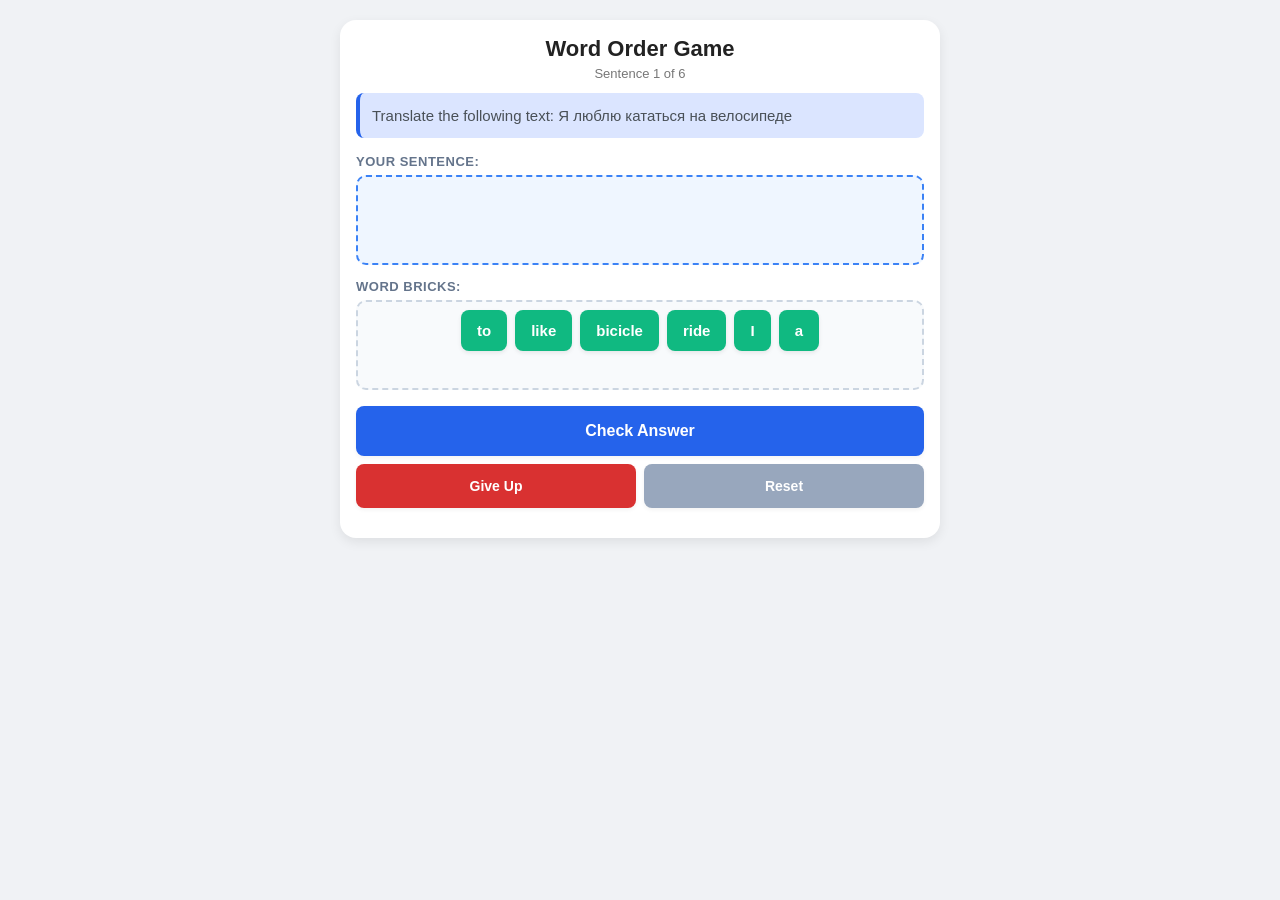
<file: index.html>
<!DOCTYPE html>
<html lang="en">
<head>
    <meta charset="UTF-8">
    <!-- Критически важно для мобильных: запрещает лишний автоматический масштаб -->
    <meta name="viewport" content="width=device-width, initial-scale=1.0, maximum-scale=1.0, user-scalable=no">
    <title>Word Order Game</title>
    <style>
        /* Базовые сбросы для мобильных устройств */
        * {
            box-sizing: border-box;
            -webkit-tap-highlight-color: transparent; /* Убирает синюю рамку при тапе на iOS/Android */
        }
        
        body {
            font-family: -apple-system, BlinkMacSystemFont, "Segoe UI", Roboto, Helvetica, Arial, sans-serif;
            background-color: #f0f2f5;
            margin: 0;
            padding: 12px;
            display: flex;
            flex-direction: column;
            align-items: center;
            min-height: 100vh;
            justify-content: flex-start;
        }

        .game-container {
            background-color: white;
            padding: 16px;
            border-radius: 16px;
            box-shadow: 0 4px 12px rgba(0,0,0,0.08);
            width: 100%;
            max-width: 600px;
            margin-top: 8px;
        }

        h1 {
            font-size: 22px;
            color: #222;
            margin: 0 0 4px 0;
            text-align: center;
        }

        .progress {
            font-size: 13px;
            color: #777;
            margin-bottom: 12px;
            text-align: center;
            font-weight: 500;
        }

        /* Адаптивный блок перевода */
        .translation-box {
            background-color: #dbe5ff;
            border-left: 4px solid #2563eb;
            padding: 12px;
            margin-bottom: 16px;
            border-radius: 8px;
            font-size: 15px;
            line-height: 1.4;
            font-weight: 500;
            color: #495057;
            text-align: left;
        }

        /* Поля для кирпичиков адаптированы под пальцы */
        .field {
            border: 2px dashed #cbd5e1;
            border-radius: 10px;
            min-height: 90px; /* Чуть выше, чтобы помещались крупные кирпичики */
            margin-bottom: 14px;
            padding: 8px;
            display: flex;
            flex-wrap: wrap;
            align-content: flex-start;
            justify-content: center;
            gap: 8px;
            background-color: #f8fafc;
        }

        .field-label {
            font-size: 13px;
            font-weight: 700;
            color: #64748b;
            margin-bottom: 6px;
            text-transform: uppercase;
            letter-spacing: 0.5px;
        }

        #target-field {
            border-color: #3b82f6;
            background-color: #eff6ff;
        }

        /* Крупные «кирпичики» для удобного тапа на смартфонах */
        .word-brick {
            background-color: #10b981;
            color: white;
            padding: 12px 16px; /* Увеличенные отступы под размер пальца */
            border-radius: 8px;
            cursor: pointer;
            font-weight: 600;
            font-size: 15px;
            user-select: none;
            box-shadow: 0 2px 4px rgba(0,0,0,0.08);
            transition: background-color 0.2s, transform 0.1s;
            max-width: 100%;
            word-break: break-word;
            text-align: center;
        }

        /* На мобильных :hover не всегда работает корректно, используем активное состояние */
        .word-brick:active {
            transform: scale(0.96);
            opacity: 0.9;
        }

        .word-brick.dragging {
            opacity: 0.4;
            background-color: #64748b;
        }

        .word-brick.wrong {
            background-color: #ef4444 !important;
            animation: shake 0.3s ease-in-out;
        }

        /* Мобильная панель кнопок управления */
        .controls {
            display: grid;
            grid-template-columns: 1fr 1fr; /* Кнопки становятся в удобную сетку */
            gap: 8px;
            margin-top: 16px;
        }

        button {
            color: white;
            border: none;
            padding: 14px 10px;
            font-size: 14px;
            border-radius: 8px;
            cursor: pointer;
            font-weight: 700;
            box-shadow: 0 2px 4px rgba(0,0,0,0.05);
            transition: opacity 0.2s;
            width: 100%;
        }

        button:active {
            opacity: 0.85;
        }

        .btn-check { background-color: #2563eb; grid-column: span 2; font-size: 16px; padding: 16px 10px; } /* Главная кнопка шире остальных */
        .btn-giveup { background-color: #d93131; }
        .btn-next { background-color: #10b981; grid-column: span 2; font-size: 16px; padding: 16px 10px; }
        .btn-reset { background-color: #98a7bd; }
        
        #result-message {
            margin-top: 14px;
            font-size: 20px;
            font-weight: 600;
            text-align: center;
            line-height: 1.4;
        }
        
        .success-text { color: #10b981; }
        .error-text { color: #ef4444; }
        .info-text { color: #f59f00; }

        /* Эффект легкого дрожания для ошибок */
        @keyframes shake {
            0%, 100% { transform: translateX(0); }
            25% { transform: translateX(-4px); }
            75% { transform: translateX(4px); }
        }
    </style>
</head>
<body>

<div class="game-container">
    <h1>Word Order Game</h1>
    <div id="progress" class="progress">Sentence 1 of 4</div>
    
    <div id="translation" class="translation-box"></div>
    
    <div class="field-label">Your Sentence:</div>
    <div id="target-field" class="field"></div>
    
    <div class="field-label">Word Bricks:</div>
    <div id="source-field" class="field"></div>
    
    <div class="controls">
        <button class="btn-check" id="btn-check" onclick="checkResult()">Check Answer</button>
        <button class="btn-next" id="btn-next" onclick="nextSentence()" style="display: none;">Next Sentence ➔</button>
        <button class="btn-giveup" id="btn-giveup" onclick="giveUp()">Give Up</button>
        <button class="btn-reset" onclick="resetCurrent()">Reset</button>
    </div>
    
    <div id="result-message"></div>
</div>

<script>
    // НОВЫЙ ФОРМАТ МАССИВА С ПЕРЕВОДОМ
    // Укажите английский вариант в 'en' и русский перевод в 'ru'
    const sentences = [
        {
            en: "I like to ride a bicicle",
            ru: "Я люблю кататься на велосипеде"
        },
        {
            en: "I can see the sea. Can you see?",
            ru: "Я могу увидеть море. Ты можешь увидеть?"
        },
        {
            en: "The quick brown fox jumps over the lazy dog",
            ru: "Шустрая бурая лиса прыгает через ленивую собаку"
        },
        {
            en: "Artificial intelligence is changing the world rapidly",
            ru: "Искусственный интеллект стремительно меняет мир"
        },
        {
            en: "Learning a new language opens many doors for your career",
            ru: "Изучение нового языка открывает многие двери для вашей карьеры"
        },
        {
            en: "It is never too late to be what you might have been",
            ru: "Никогда не поздно стать тем, кем вы могли бы быть"
        }
    ];

    let currentIndex = 0;
    let currentWords = [];

    const sourceField = document.getElementById("source-field");
    const targetField = document.getElementById("target-field");
    const resultMessage = document.getElementById("result-message");
    const progressText = document.getElementById("progress");
    const translationText = document.getElementById("translation");
    const btnNext = document.getElementById("btn-next");
    const btnGiveUp = document.getElementById("btn-giveup");

    function shuffle(array) {
        let currentIndex = array.length, randomIndex;
        while (currentIndex != 0) {
            randomIndex = Math.floor(Math.random() * currentIndex);
            currentIndex--;
            [array[currentIndex], array[randomIndex]] = [array[randomIndex], array[currentIndex]];
        }
        return array;
    }

    function initGame() {
        sourceField.innerHTML = "";
        targetField.innerHTML = "";
        resultMessage.innerHTML = "";
        btnNext.style.display = "none";
        btnGiveUp.style.display = "inline-block";
        
        progressText.innerText = `Sentence ${currentIndex + 1} of ${sentences.length}`;
        
        // Выводим подсказку-перевод сверху
        translationText.innerText = `Translate the following text: ${sentences[currentIndex].ru}`;
        
        // Разбиваем текущую английскую строку на массив слов
        currentWords = sentences[currentIndex].en.split(" ");
        
        // Создаем копию для перемешивания
        const shuffledWords = shuffle([...currentWords]);
        
        shuffledWords.forEach((word) => {
            const brick = document.createElement("div");
            brick.className = "word-brick";
            brick.draggable = true; // 1. ИСПРАВЛЕНО: Включили встроенный Drag-and-Drop браузера
            brick.innerText = word;
            
            // Клик для быстрого переноса (срабатывает, только если не было движения)
            brick.onclick = function() {
                if (isMoving) return; // Проверка флага движения
                clearHighlights();
                if (brick.parentElement === sourceField) {
                    targetField.appendChild(brick);
                } else {
                    sourceField.appendChild(brick);
                }
            };

            // 2. ИСПРАВЛЕНО: Добавлены нативные события для ПК (Мышь)
            brick.addEventListener('dragstart', () => {
                brick.classList.add('dragging');
                clearHighlights();
            });
            brick.addEventListener('dragend', () => {
                brick.classList.remove('dragging');
            });

            // 3. ИСПРАВЛЕНО: Добавлены нативные события для Смартфонов (Палец)
            brick.addEventListener('touchstart', (e) => {
                isMoving = false;
                brick.classList.add('dragging');
                clearHighlights();
            }, {passive: true});

            brick.addEventListener('touchmove', (e) => {
                isMoving = true;
                const touch = e.touches[0];
                // Находим элемент под пальцем в момент движения
                const targetElement = document.elementFromPoint(touch.clientX, touch.clientY);
                if (!targetElement) return;
                
                const currentField = targetElement.closest('.field');
                if (currentField) {
                    const afterElement = getDragAfterElement(currentField, touch.clientX, touch.clientY);
                    if (afterElement == null) {
                        currentField.appendChild(brick);
                    } else {
                        currentField.insertBefore(brick, afterElement);
                    }
                }
            }, {passive: true});

            brick.addEventListener('touchend', () => {
                brick.classList.remove('dragging');
                setTimeout(() => { isMoving = false; }, 80); // Сброс флага с микрозадержкой
            });
            
            sourceField.appendChild(brick);
        });
    }

    function clearHighlights() {
        Array.from(targetField.children).forEach(brick => brick.classList.remove("wrong"));
    }

    function checkResult() {
        clearHighlights();
        const targetBricks = Array.from(targetField.children);
        let hasError = false;
        
        for (let i = 0; i < targetBricks.length; i++) {
            if (targetBricks[i].innerText !== currentWords[i]) {
                hasError = true;
            }
            if (hasError) {
                targetBricks[i].classList.add("wrong");
            }
        }

        const userSentence = targetBricks.map(brick => brick.innerText).join(" ");
        const correctSentence = sentences[currentIndex].en;

        if (userSentence === correctSentence) {
            resultMessage.className = "success-text";
            resultMessage.innerText = "🎉 Excellent! Perfect order!";
            showNextButton();
        } else {
            resultMessage.className = "error-text";
            if (targetBricks.length < currentWords.length && !hasError) {
                resultMessage.innerText = "❌ So far so good, but the sentence is incomplete.";
            } else {
                resultMessage.innerText = "❌ Incorrect order. Red bricks are misplaced.";
            }
        }
    }

    function giveUp() {
        targetField.innerHTML = "";
        sourceField.innerHTML = "";
        
        currentWords.forEach(word => {
            const brick = document.createElement("div");
            brick.className = "word-brick";
            brick.innerText = word;
            targetField.appendChild(brick);
        });
        
        resultMessage.className = "info-text";

        if (currentIndex < sentences.length - 1) {
            resultMessage.innerText = "💡 Here is the correct answer. You can now move next.";
        } else {
            resultMessage.innerText = "💡 Here is the correct answer.";
        }

        showNextButton();
    }

    function showNextButton() {
        btnGiveUp.style.display = "none";
        if (currentIndex < sentences.length - 1) {
            btnNext.style.display = "inline-block";
        } else {
            resultMessage.innerHTML += "<br>🏁 All done! You finished every sentence!";
        }
    }

    function nextSentence() {
        if (currentIndex < sentences.length - 1) {
            currentIndex++;
        } else {
            currentIndex = 0; // Возвращаемся к первому предложению после финиша
        }
        initGame();
    }

    // Добавлено в начало тега <script>
    let isMoving = false; // Флаг отслеживания движения

    // Слушатель для полей: позволяет бросать элементы внутрь себя
    function setupDragAndDropHandlers(field) {
        field.addEventListener('dragover', e => {
            e.preventDefault();
            const draggingBrick = document.querySelector('.dragging');
            if (!draggingBrick) return;
            const afterElement = getDragAfterElement(field, e.clientX, e.clientY);
            if (afterElement == null) {
                field.appendChild(draggingBrick);
            } else {
                field.insertBefore(draggingBrick, afterElement);
            }
        });
    }

    // Попиксельный расчет: ищет ближайший кирпичик, перед которым находится палец/курсор
    function getDragAfterElement(container, x, y) {
        const draggableElements = [...container.querySelectorAll('.word-brick:not(.dragging)')];
        
        return draggableElements.reduce((closest, child) => {
            const box = child.getBoundingClientRect();
            const isInsideY = y >= box.top && y <= box.bottom;
            const offsetX = x - (box.left + box.width / 2);
            
            if (isInsideY && offsetX < 0 && offsetX > closest.offset) {
                return { offset: offsetX, element: child };
            } else {
                return closest;
            }
        }, { offset: Number.NEGATIVE_INFINITY }).element;
    }

    // Запуск обработчиков для обоих полей
    setupDragAndDropHandlers(targetField);
    setupDragAndDropHandlers(sourceField);

    function resetCurrent() {
        initGame();
    }

    initGame();
</script>


</body>
</html>
</file>
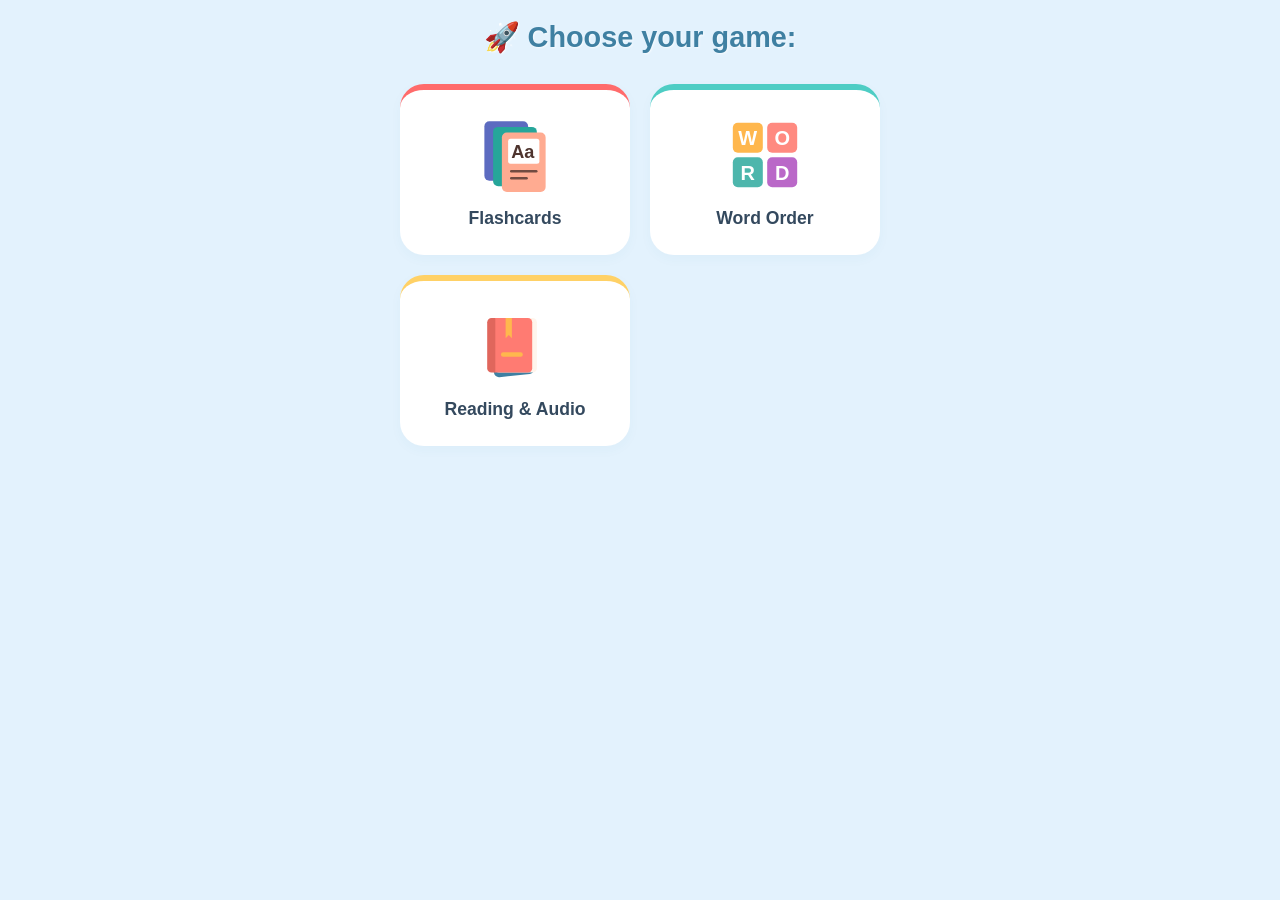
<file: class_1/index.html>
<!DOCTYPE html>
<html lang="en">
<head>
    <meta charset="UTF-8">
    <meta name="viewport" content="width=device-width, initial-scale=1.0">
    <title>English Menu · Design System</title>
    <link href="/class_1/theme.css" rel="stylesheet">
    <style>
        /* ===== БАЗОВЫЙ СБРОС (только для этого компонента) ===== */
        * {
            box-sizing: border-box;
            margin: 0;
            padding: 0;
        }

        /* ===== УНИКАЛЬНАЯ СЕТКА И ГЕОМЕТРИЯ (НЕ ИЗ ТЕМЫ) ===== */
        body {
            /* background: linear-gradient(135deg, #a1c4fd 0%, #c2e9fb 100%); */
            min-height: 100vh;
            display: flex;
            flex-direction: column;
            align-items: center;
            padding: 20px;
        }

        /* страничный заголовок – НЕ .m3-title (у него свои стили), но мы даём ему уникальный вид */
        /* .page-headline {
            color: #2c3e50;
            margin-bottom: 30px;
            text-align: center;
            font-size: 1.8rem;
            text-shadow: 1px 1px 2px rgba(255,255,255,0.7);
            font-weight: 700;
            letter-spacing: 0.5px;
        } */

        /* ===== СЕТКА МЕНЮ (УНИКАЛЬНАЯ) ===== */
        .menu-grid {
            display: grid;
            grid-template-columns: repeat(2, 1fr);
            gap: 20px;
            width: 100%;
            max-width: 500px;
            padding: 0 10px;
        }

        /* ===== КАРТОЧКИ МЕНЮ (наследуют .m3-card, но мы добавляем уникальные отступы/радиусы) ===== */
        .menu-item {
            /* тема: фон, тень, рамка, скругление — уже есть в .m3-card */
            /* но мы добавляем уникальные внутренние отступы и поведение */
            padding: 25px 10px;
            display: flex;
            flex-direction: column;
            align-items: center;
            justify-content: center;
            text-decoration: none;
            /* сохраняем кастомный переход и трансформацию */
            transition: all 0.2s ease;
            /* цветные бордюры сверху — оставляем, они часть дизайна */
            border-top: 6px solid transparent; /* базовый фон, потом переопределим */
        }

        .menu-item:active {
            transform: scale(0.95);
            box-shadow: 0 4px 10px rgba(0, 0, 0, 0.2);
        }

        /* цветовые акценты (уникальные) */
        .item-1 { border-top-color: #FF6B6B; }
        .item-2 { border-top-color: #4ECDC4; }
        .item-3 { border-top-color: #FFD166; }
        .item-4 { border-top-color: #118AB2; }

        /* ===== ИКОНКИ (УНИКАЛЬНЫЕ РАЗМЕРЫ) ===== */
        .icon {
            width: 80px;      /* увеличенный размер, чтобы SVG были видны */
            height: 80px;
            display: flex;
            align-items: center;
            justify-content: center;
            margin-bottom: 12px;
        }

        .icon svg {
            width: 100%;
            height: 100%;
            object-fit: contain;
            display: block;
        }

        /* ===== ТЕКСТЫ: используем .m3-body + уникальный цвет/вес ===== */
        .menu-title {
            /* класс .m3-body даст 14px, цвет #44474E, но мы переопределяем под дизайн */
            font-weight: 700;
            color: #34495e;
            text-align: center;
            line-height: 1.3;
            font-size: 1.1rem;  /* сохраняем оригинальный размер */
        }

        /* ===== АДАПТАЦИЯ ПОД МАЛЫЕ ЭКРАНЫ (не ломаем сетку) ===== */
        @media (max-width: 400px) {
            .menu-grid {
                gap: 12px;
            }
            .icon {
                width: 64px;
                height: 64px;
            }
        }
    </style>
</head>
<body>

    <!-- заголовок – используем кастомный класс, НЕ .m3-title (чтобы не переопределять глобально) -->
    <h1 class="page-headline">🚀 Choose your game:</h1>

    <div class="menu-grid">

        <!-- ===== КАРТОЧКА 1 · FLASHCARDS ===== -->
        <a href="/class_1/flash_cards.html" class="menu-item m3-card item-1">
            <div class="icon">
                <!-- SVG остаётся без изменений (как просили) -->
                <svg xmlns="http://w3.org" viewBox="0 0 256 256" width="100%" height="100%">
                    <defs>
                        <style>
                            .fc-card-new { rx: 16px; }
                            .fc-back { fill: #5C6BC0; }
                            .fc-mid { fill: #26A69A; }
                            .fc-front { fill: #FFAB91; }
                            .fc-display { fill: #FFFFFF; rx: 8px; }
                            .fc-letter { fill: #4E342E; font-family: 'Montserrat', Arial, sans-serif; font-size: 58px; font-weight: 800; letter-spacing: -2; }
                            .fc-line-new { stroke: #4E342E; stroke-width: 8; stroke-linecap: round; opacity: 0.8; }
                        </style>
                    </defs>
                    <rect class="fc-card-new fc-back" x="30" y="20" width="140" height="190" />
                    <rect class="fc-card-new fc-mid" x="58" y="38" width="140" height="190" />
                    <rect class="fc-card-new fc-front" x="86" y="56" width="140" height="190" />
                    <rect class="fc-display" x="106" y="76" width="100" height="80" />
                    <text class="fc-letter" x="116" y="136">Aa</text>
                    <line class="fc-line-new" x1="116" y1="180" x2="196" y2="180" />
                    <line class="fc-line-new" x1="116" y1="202" x2="165" y2="202" />
                </svg>
            </div>
            <!-- Заголовок теперь использует .m3-body как базу + кастомные стили -->
            <span class="menu-title m3-body">Flashcards</span>
        </a>

        <!-- ===== КАРТОЧКА 2 · WORD ORDER ===== -->
        <a href="/class_1/word_order_game.html" class="menu-item m3-card item-2">
            <div class="icon">
                <svg xmlns="http://w3.org" viewBox="0 0 256 256" width="100%" height="100%">
                    <defs>
                        <style>
                            .tile-w { fill: #FFB74D; rx: 16px; }
                            .tile-o { fill: #FF8A80; rx: 16px; }
                            .tile-r { fill: #4DB6AC; rx: 16px; }
                            .tile-d { fill: #BA68C8; rx: 16px; }
                            .wo-text-new { fill: #FFFFFF; font-family: 'Montserrat', 'Arial Black', sans-serif; font-size: 64px; font-weight: 900; text-anchor: middle; dominant-baseline: central; }
                        </style>
                    </defs>
                    <g transform="translate(25, 25)">
                        <rect class="tile-w" x="0" y="0" width="96" height="96" />
                        <text class="wo-text-new" x="48" y="50">W</text>
                    </g>
                    <g transform="translate(135, 25)">
                        <rect class="tile-o" x="0" y="0" width="96" height="96" />
                        <text class="wo-text-new" x="48" y="50">O</text>
                    </g>
                    <g transform="translate(25, 135)">
                        <rect class="tile-r" x="0" y="0" width="96" height="96" />
                        <text class="wo-text-new" x="48" y="50">R</text>
                    </g>
                    <g transform="translate(135, 135)">
                        <rect class="tile-d" x="0" y="0" width="96" height="96" />
                        <text class="wo-text-new" x="48" y="50">D</text>
                    </g>
                </svg>
            </div>
            <span class="menu-title m3-body">Word Order</span>
        </a>

        <!-- ===== КАРТОЧКА 3 · READING & AUDIO ===== -->
        <a href="/class_1/reading_audio.html" class="menu-item m3-card item-3">
            <div class="icon">
                <svg xmlns="http://w3.org" viewBox="0 0 256 256" width="100%" height="100%">
                    <defs>
                        <style>
                            .book-back { fill: #3F80A2; }
                            .book-front { fill: #FF7B72; }
                            .book-spine { fill: #E0665C; }
                            .book-pages { fill: #FFF5EC; }
                            .book-mark { fill: #FFB74D; }
                        </style>
                    </defs>
                    <g transform="translate(38, 28)">
                        <rect class="book-back" x="15" y="25" width="130" height="170" rx="16" transform="rotate(-6 80 110)" />
                        <rect class="book-pages" x="25" y="10" width="135" height="175" rx="14" />
                        <rect class="book-front" x="15" y="10" width="130" height="175" rx="14" />
                        <path class="book-spine" d="M15,10 H27 V185 H15 C7.2,185 1,178.8 1,171 V24 C1,16.2 7.2,10 15,10 Z" />
                        <path class="book-mark" d="M60,10 H80 V75 L70,65 L60,75 Z" />
                        <rect class="book-mark" x="45" y="120" width="70" height="14" rx="7" />
                    </g>
                </svg>
            </div>
            <span class="menu-title m3-body">Reading & Audio</span>
        </a>

    </div>

</body>
</html>
</file>
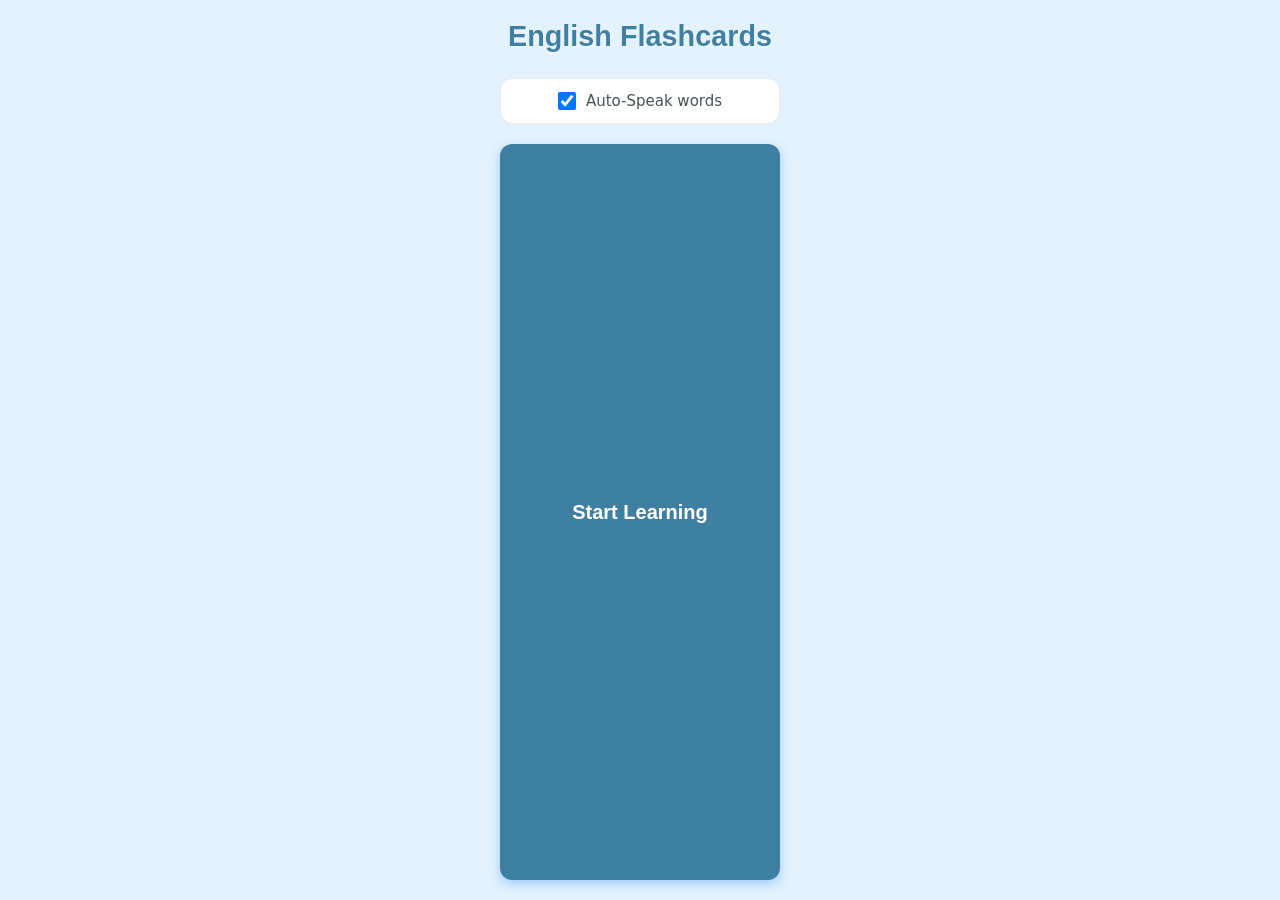
<file: class_1/flash_cards.html>
<!DOCTYPE html>
<html lang="en">
<head>
    <meta charset="UTF-8">
    <meta name="viewport" content="width=device-width, initial-scale=1.0, maximum-scale=1.0, user-scalable=no, viewport-fit=cover">
    <title>TTS Flashcards</title>
    <!-- Подключение файла с дизайн-токенами -->
    <link href="/class_1/theme.css" rel="stylesheet">
    <style>
        /* ===== БАЗОВЫЙ СБРОС (только для этого компонента) ===== */
        * {
            box-sizing: border-box;
            -webkit-tap-highlight-color: transparent;
            margin: 0;
            padding: 0;
        }
        
        /* ===== УНИКАЛЬНЫЕ СТИЛИ (сетка, отступы, геометрия — НЕ из темы) ===== */
        body {
            /* font-family: -apple-system, BlinkMacSystemFont, "Segoe UI", Roboto, Helvetica, Arial, sans-serif; */
            display: flex;
            flex-direction: column;
            align-items: center;
            justify-content: space-between;
            height: 100svh;
            background-color:  var(--color-background);
            padding: calc(10px + env(safe-area-inset-top)) 15px calc(15px + env(safe-area-inset-bottom)) 15px;
            position: relative;
            overflow: hidden;
        }

        /* Стартовый экран */
        .welcome-screen {
            position: absolute;
            top: 0;
            left: 0;
            width: 100%;
            height: 100%;
            background-color:  var(--color-background);
            display: flex;
            flex-direction: column;
            align-items: center;
            justify-content: center;
            z-index: 10;
            transition: opacity 0.3s ease;
            padding: 20px;
            text-align: center;
        }
        
        /* Заголовок стартового экрана — используем .m3-title */
        .welcome-screen h1 {
            margin-bottom: 25px;
        }
        
        /* Кнопка старта — используем кастомные стили с акцентом var(--color-primary) */
        .start-btn {
            width: 80%;
            max-width: 280px;
            padding: 16px 20px;
            font-size: 20px;
            font-weight: bold;
            background-color: var(--color-primary);
            border: none;
            color: white;
            border-radius: 12px;
            cursor: pointer;
            box-shadow: 0 4px 12px rgba(0,123,255,0.3);
            margin-top: 20px;
        }
        .start-btn:active {
            background-color: var(--color-alert);
        }

        /* Контейнер карточки — уникальные размеры, использует .m3-card для фона/скругления/тени */
        .card-container {
            perspective: 1000px;
            width: 100%;
            max-width: 400px;
            height: 48vh;
            max-height: 320px;
            min-height: 240px;
            cursor: pointer;
            margin: auto 0;
        }
        
        .card {
            width: 100%;
            height: 100%;
            position: relative;
            transform-style: preserve-3d;
            transition: transform 0.5s cubic-bezier(0.4, 0, 0.2, 1);
            box-shadow: 0 8px 24px rgba(0, 0, 0, 0.08);
            border-radius: 16px;
        }
        .card.flipped {
            transform: rotateY(180deg);
        }
        
        /* Лица карточки — наследуют .m3-card, но с уникальными отступами и позиционированием */
        .card-face {
            position: absolute;
            width: 100%;
            height: 100%;
            backface-visibility: hidden;
            display: flex;
            flex-direction: column;
            align-items: center;
            justify-content: center;
            border-radius: 16px;
            padding: 20px;
            text-align: center;
        }
        .card-front {
            color: #212529;
        }
        .card-back {
            background-color: var(--color-primary);
            color: white;
            transform: rotateY(180deg);
        }
        
        /* Стили текста на карточке — используем .m3-title и .m3-body с инлайн-корректировками */
        .card-front .main-text {
            font-size: 40px;
            font-weight: 800;
            letter-spacing: -1px;
            margin-bottom: 10px;
            word-break: break-word;
        }
        .transcription {
            font-size: 22px;
            color: #5a6268;
            font-family: "Courier New", Courier, monospace;
            font-weight: bold;
        }
        .card-back .main-text {
            font-size: 30px;
            font-weight: 700;
            margin-bottom: 8px;
        }
        .explanation {
            font-size: 15px;
            color: rgba(255,255,255,0.9);
            margin-top: 10px;
            line-height: 1.4;
            font-weight: 400;
        }

        /* Панель управления внизу экрана — уникальные отступы и сетка */
        .controls-container {
            width: 100%;
            max-width: 400px;
            display: flex;
            flex-direction: column;
            gap: 10px;
            margin-top: auto;
        }

        .controls {
            display: flex;
            gap: 10px;
            width: 100%;
        }

        /* Кнопки управления — используют цвета из дизайн-системы */
        button {
            flex: 1;
            height: 48px;
            font-size: 16px;
            font-weight: 600;
            border: none;
            background-color: #e9ecef;
            color: #495057;
            border-radius: 12px;
            cursor: pointer;
            transition: background-color 0.2s;
        }
        button:active { background-color: #dee2e6; }
        
        .audio-btn {
            flex: 1.2;
            background-color: var(--color-primary);
            color: white;
        }
        .audio-btn:active { background-color: var(--text-secondary-40); }
        
        /* Переключатель — кастомный с уникальными отступами */
        .autoplay-label {
            display: flex;
            align-items: center;
            justify-content: center;
            gap: 10px;
            font-size: 15px;
            font-weight: 500;
            color: #495057;
            cursor: pointer;
            user-select: none;
            background: white;
            height: 46px;
            width: 100%;
            max-width: 280px;
            border-radius: 12px;
            border: 1px solid #e9ecef;
            box-shadow: 0 2px 6px rgba(0,0,0,0.02);
        }
        .next-btn, .prev-btn{
            background: #ffffff;
            color: var(--color-primary);
            box-shadow: 0 4px 12px rgba(63, 128, 162, 0.04);
        }
        .controls-container .autoplay-label {
            max-width: 100%;
        }
        .autoplay-label input {
            cursor: pointer;
            width: 18px;
            height: 18px;
            margin: 0;
        }

    </style>
</head>
<body>

    <!-- Стартовый экран -->
    <div class="welcome-screen" id="welcome-screen">
        <h1>English Flashcards</h1>
        
        <label class="autoplay-label formal-font">
            <input type="checkbox" id="welcome-autoplay-toggle" checked onchange="syncToggles(this)">
            Auto-Speak words
        </label>
        
        <button class="start-btn" onclick="startLearning()">Start Learning</button>
    </div>

    <!-- Блок карточки — используем .m3-card для базовых стилей -->
    <div class="card-container" onclick="flipCard()">
        <div class="card" id="card">
            <div class="card-face card-front m3-card">
                <div class="main-text m3-title" style="font-size:40px; margin-bottom:10px;" id="front-text">...</div>
                <div class="transcription m3-body" style="font-size:22px; color:#5a6268;" id="transcription-text">...</div>
            </div>
            <div class="card-face card-back" style="background-color:var(--color-primary);">
                <div class="main-text m3-title" style="font-size:30px; color:white; margin-bottom:8px;" id="back-text">...</div>
                <div class="explanation m3-body" style="font-size:15px; color:rgba(255,255,255,0.9); margin-top:10px;" id="explanation-text">...</div>
            </div>
        </div>
    </div>

    <!-- Мобильная панель управления -->
    <div class="controls-container formal-font">
        <label class="autoplay-label">
            <input type="checkbox" id="autoplay-toggle" checked onchange="syncToggles(this)">
            Auto-Speak words
        </label>

        <div class="controls">
            <button class="next-btn" onclick="prevCard(event)">◀ Prev</button>
            <button class="audio-btn" onclick="speakText(event)">🔊 Speak</button>
            <button class="prev-btn" onclick="nextCard(event)">Next ▶</button>
        </div>
    </div>

    <script>
        const deck = [
            // === ЦВЕТА (COLORS) ===
            { front: "red", transcription: "/red/", back: "красный", explanation: "Цвет помидора." },
            { front: "blue", transcription: "/bluː/", back: "синий", explanation: "Цвет ясного неба или океана." },
            { front: "green", transcription: "/ɡriːn/", back: "зелёный", explanation: "Цвет травы или листьев." },
            { front: "yellow", transcription: "/ˈjeloʊ/", back: "жёлтый", explanation: "Цвет солнца или лимона." },
            { front: "white", transcription: "/waɪt/", back: "белый", explanation: "Цвет снега или молока." },
            { front: "black", transcription: "/blæk/", back: "чёрный", explanation: "Цвет ночи или угля." },
            { front: "orange", transcription: "/ˈɔːrɪndʒ/", back: "оранжевый", explanation: "Цвет апельсина или моркови." },
            { front: "pink", transcription: "/pɪŋk/", back: "розовый", explanation: "Светлый и нежный цвет, как у цветов." },
            { front: "brown", transcription: "/braʊn/", back: "коричневый", explanation: "Цвет земли или шоколада." },
            { front: "purple", transcription: "/ˈpɜːrpəl/", back: "фиолетовый", explanation: "Цвет винограда или сирени." },
            { front: "grey", transcription: "/ɡreɪ/", back: "серый", explanation: "Цвет дождливого облака или мыши." },

            // === СЕМЬЯ И ЛЮДИ ===
            { front: "mother", transcription: "/ˈmʌðɚ/", back: "мама", explanation: "" },
            { front: "father", transcription: "/ˈfɑːðɚ/", back: "папа", explanation: "" },
            { front: "sister", transcription: "/ˈsɪstɚ/", back: "сестра", explanation: "" },
            { front: "brother", transcription: "/ˈbrʌðɚ/", back: "брат", explanation: "" },
            { front: "friend", transcription: "/frend/", back: "друг", explanation: "" },
            { front: "child", transcription: "/tʃaɪld/", back: "ребёнок", explanation: "" },

            // === ЕДА И НАПИТКИ ===
            { front: "bread", transcription: "/bred/", back: "хлеб", explanation: "Еда, которую пекут из муки и воды." },
            { front: "milk", transcription: "/mɪlk/", back: "молоко", explanation: "Белый напиток, который дают коровы." },
            { front: "egg", transcription: "/eɡ/", back: "яйцо", explanation: "Еда овальной формы, которую несут курицы." },
            { front: "apple", transcription: "/ˈæpəl/", back: "яблоко", explanation: "Круглый фрукт красного, зелёного или жёлтого цвета." },
            { front: "water", transcription: "/ˈwɔːtɚ/", back: "вода", explanation: "Прозрачная жидкость, которую мы пьём." },
            { front: "rice", transcription: "/raɪs/", back: "рис", explanation: "Маленькие белые зёрна, которые варят и едят." },

            // === ДОМ И КОМНАТЫ ===
            { front: "house", transcription: "/haʊs/", back: "дом", explanation: "Здание, в котором живут люди." },
            { front: "room", transcription: "/ruːm/", back: "комната", explanation: "Часть дома со стенами и дверью." },
            { front: "door", transcription: "/dɔːr/", back: "дверь", explanation: "Деревянная или металлическая штука, которую открывают, чтобы войти." },
            { front: "window", transcription: "/ˈwɪndoʊ/", back: "окно", explanation: "Отверстие в стене со стеклом, чтобы смотреть наружу." },
            { front: "table", transcription: "/ˈteɪbəl/", back: "стол", explanation: "Предмет мебели с ножками и плоской поверхностью." },
            { front: "chair", transcription: "/tʃeər/", back: "стул", explanation: "Предмет мебели, на котором сидят." },
            { front: "bed", transcription: "/bed/", back: "кровать", explanation: "Место, где спят." },

            // === ОДЕЖДА ===
            { front: "hat", transcription: "/hæt/", back: "шляпа", explanation: "Вещь, которую носят на голове." },
            { front: "shirt", transcription: "/ʃɜːrt/", back: "рубашка", explanation: "Одежда, которую надевают на верхнюю часть тела." },
            { front: "shoe", transcription: "/ʃuː/", back: "обувь", explanation: "Вещь, которую надевают на ноги." },

            // === ПРИРОДА И ПОГОДА ===
            { front: "sun", transcription: "/sʌn/", back: "солнце", explanation: "Яркий жёлтый круг на небе днём." },
            { front: "rain", transcription: "/reɪn/", back: "дождь", explanation: "Вода, которая падает с неба." },
            { front: "snow", transcription: "/snoʊ/", back: "снег", explanation: "Белые холодные хлопья, которые падают зимой." },
            { front: "tree", transcription: "/triː/", back: "дерево", explanation: "Высокое растение со стволом и ветками." },
            { front: "flower", transcription: "/ˈflaʊɚ/", back: "цветок", explanation: "Красивая разноцветная часть растения." },
            { front: "sky", transcription: "/skaɪ/", back: "небо", explanation: "Всё, что над головой — голубое или серое." },

            // === ЖИВОТНЫЕ ===
            { front: "cat", transcription: "/kæt/", back: "кошка", explanation: "Маленькое домашнее животное, которое мяукает." },
            { front: "dog", transcription: "/dɔːɡ/", back: "собака", explanation: "Домашнее животное, которое лает и виляет хвостом." },
            { front: "bird", transcription: "/bɜːrd/", back: "птица", explanation: "Животное с крыльями и клювом, которое умеет летать." },
            { front: "fish", transcription: "/fɪʃ/", back: "рыба", explanation: "Животное, которое живёт в воде и плавает." },
            { front: "horse", transcription: "/hɔːrs/", back: "лошадь", explanation: "Большое сильное животное, на котором можно ездить." },

            // === ЕЖЕДНЕВНЫЕ ГЛАГОЛЫ ===
            { front: "eat", transcription: "/iːt/", back: "есть", explanation: "Брать еду и жевать её." },
            { front: "drink", transcription: "/drɪŋk/", back: "пить", explanation: "Глотать жидкость." },
            { front: "sleep", transcription: "/sliːp/", back: "спать", explanation: "Закрывать глаза и отдыхать ночью." },
            { front: "walk", transcription: "/wɔːk/", back: "идти пешком", explanation: "Передвигаться на ногах не спеша." },
            { front: "run", transcription: "/rʌn/", back: "бегать", explanation: "Передвигаться на ногах быстро." },
            { front: "read", transcription: "/riːd/", back: "читать", explanation: "Смотреть на буквы и понимать слова." },
            { front: "write", transcription: "/raɪt/", back: "писать", explanation: "Рисовать буквы и слова на бумаге." },
            { front: "speak", transcription: "/spiːk/", back: "говорить", explanation: "Произносить слова языком." },
            { front: "see", transcription: "/siː/", back: "видеть", explanation: "Замечать что-то глазами." },
            { front: "hear", transcription: "/hɪər/", back: "слышать", explanation: "Воспринимать звуки ушами." },

            // === БАЗОВЫЕ ПРИЛАГАТЕЛЬНЫЕ ===
            { front: "big", transcription: "/bɪɡ/", back: "большой", explanation: "Большого размера, не маленький." },
            { front: "small", transcription: "/smɔːl/", back: "маленький", explanation: "Небольшого размера." },
            { front: "good", transcription: "/ɡʊd/", back: "хороший", explanation: "То, что нравится, качественное." },
            { front: "bad", transcription: "/bæd/", back: "плохой", explanation: "То, что не нравится, некачественное." },
            { front: "cold", transcription: "/koʊld/", back: "холодный", explanation: "С низкой температурой." },
            { front: "hot", transcription: "/hɑːt/", back: "горячий", explanation: "С высокой температурой." },
            { front: "happy", transcription: "/ˈhæpi/", back: "счастливый", explanation: "С хорошим настроением, радостный." },
            { front: "sad", transcription: "/sæd/", back: "грустный", explanation: "В плохом настроении, печальный." },

            // === БАЗОВЫЕ СУЩЕСТВИТЕЛЬНЫЕ ===
            { front: "name", transcription: "/neɪm/", back: "имя", explanation: "Слово, которым называют человека." },
            { front: "city", transcription: "/ˈsɪti/", back: "город", explanation: "Большое место, где живёт много людей." },
            { front: "street", transcription: "/striːt/", back: "улица", explanation: "Дорога между домами в городе." },
            { front: "car", transcription: "/kɑːr/", back: "машина", explanation: "Транспортное средство с колёсами и мотором." },
            { front: "book", transcription: "/bʊk/", back: "книга", explanation: "Предмет с бумажными страницами, который читают." },
            { front: "pen", transcription: "/pen/", back: "ручка", explanation: "Предмет, которым пишут чернилами." },
            { front: "school", transcription: "/skuːl/", back: "школа", explanation: "Место, где учатся дети." },
        
        ];

        let currentIndex = 0;
        const cardElement = document.getElementById('card');
        const frontText = document.getElementById('front-text');
        const transcriptionText = document.getElementById('transcription-text');
        const backText = document.getElementById('back-text');
        const explanationText = document.getElementById('explanation-text');
        const autoplayToggle = document.getElementById('autoplay-toggle');
        const welcomeScreen = document.getElementById('welcome-screen');

        function syncToggles(source) {
            const isChecked = source.checked;
            document.getElementById('autoplay-toggle').checked = isChecked;
            document.getElementById('welcome-autoplay-toggle').checked = isChecked;
        }

        function startLearning() {
            welcomeScreen.style.opacity = '0';
            setTimeout(() => {
                welcomeScreen.style.display = 'none';
            }, 300);

            if (autoplayToggle.checked) {
                autoSpeakFront(deck[currentIndex].front);
            }
        }

        function updateCard() {
            cardElement.classList.remove('flipped');
            setTimeout(() => {
                frontText.textContent = deck[currentIndex].front;
                transcriptionText.textContent = deck[currentIndex].transcription;
                backText.textContent = deck[currentIndex].back;
                explanationText.textContent = deck[currentIndex].explanation;

                if (autoplayToggle.checked && welcomeScreen.style.display === 'none') {
                    autoSpeakFront(deck[currentIndex].front);
                }
            }, 150);
        }

        function flipCard() {
            cardElement.classList.toggle('flipped');
        }

        function nextCard(event) {
            event.stopPropagation();
            currentIndex = (currentIndex + 1) % deck.length;
            updateCard();
        }

        function prevCard(event) {
            event.stopPropagation();
            currentIndex = (currentIndex - 1 + deck.length) % deck.length;
            updateCard();
        }

        function speakText(event) {
            event.stopPropagation();
            const isFlipped = cardElement.classList.contains('flipped');
            const textToSpeak = isFlipped ? deck[currentIndex].back : deck[currentIndex].front;
            const utterance = new SpeechSynthesisUtterance(textToSpeak);
            utterance.lang = isFlipped ? 'ru-RU' : 'en-US';
            window.speechSynthesis.cancel();
            window.speechSynthesis.speak(utterance);
        }

        function autoSpeakFront(text) {
            const utterance = new SpeechSynthesisUtterance(text);
            utterance.lang = 'en-US';
            window.speechSynthesis.cancel();
            window.speechSynthesis.speak(utterance);
        }

        document.addEventListener("DOMContentLoaded", () => {
            updateCard();
        });
    </script>
</body>
</html>
</file>
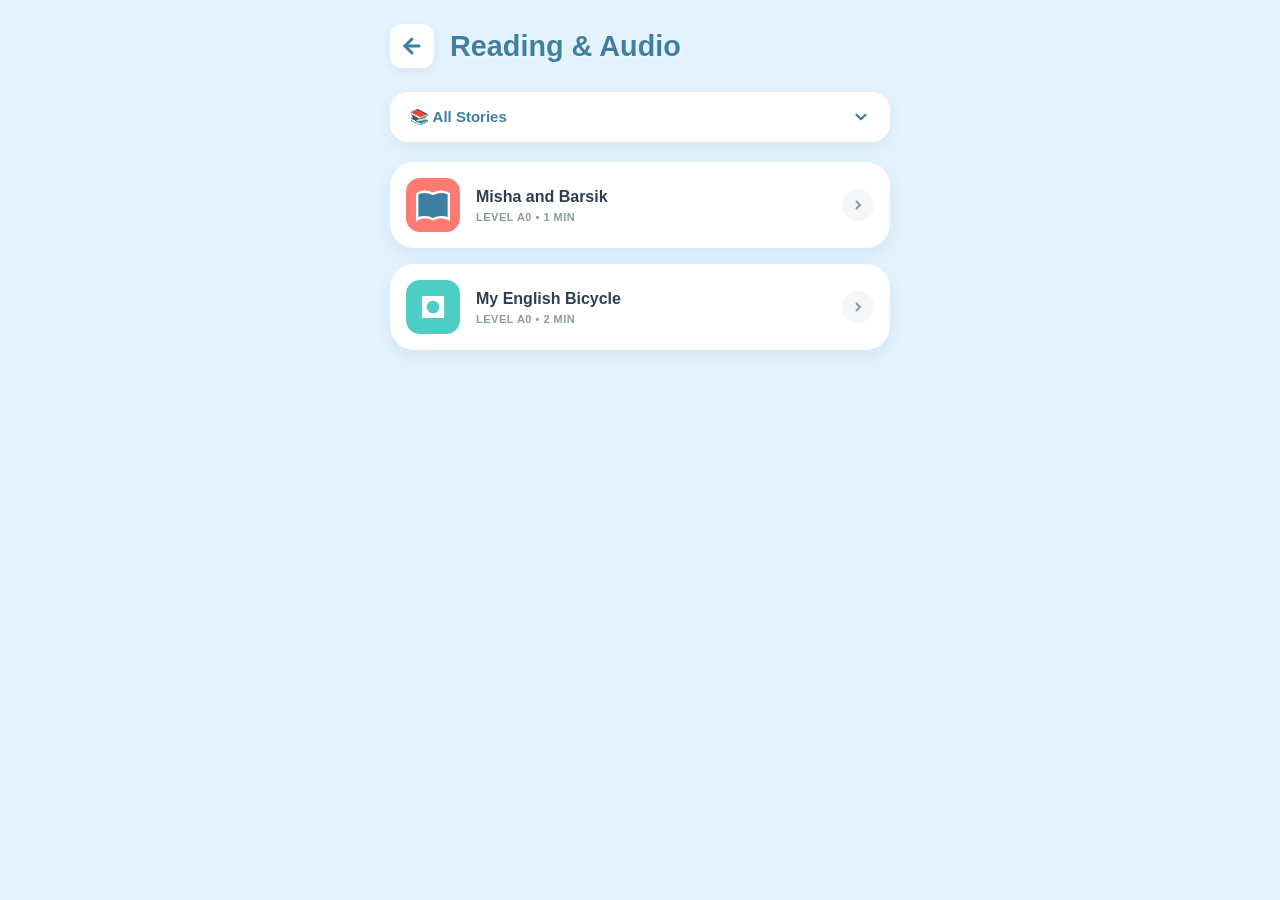
<file: class_1/reading_audio.html>
<!DOCTYPE html>
<html lang="en">
<head>
    <meta charset="UTF-8">
    <meta name="viewport" content="width=device-width, initial-scale=1.0">
    <title>Reading & Audio - Stories</title>
    <link href="/class_1/theme.css" rel="stylesheet">
    <style>
        /* ===== БАЗОВЫЙ СБРОС (только для этого компонента) ===== */
        * { box-sizing: border-box; margin: 0; padding: 0; -webkit-tap-highlight-color: transparent; }
        
        /* ===== УНИКАЛЬНЫЕ СТИЛИ (сетка, отступы, геометрия — НЕ из темы) ===== */
        body { 
            /* font-family: 'Montserrat', sans-serif;  */
            background-color: #E3F2FD; 
            color: #2C3E50; 
            padding: 16px; 
            display: flex; 
            flex-direction: column; 
            align-items: center; 
            min-height: 100vh; 
        }
        
        .header { 
            width: 100%; 
            max-width: 500px; 
            display: flex; 
            align-items: center; 
            margin-bottom: 16px; 
            padding: 8px 0; 
        }
        
        .back-button { 
            display: flex; 
            align-items: center; 
            justify-content: center; 
            width: 44px; 
            height: 44px; 
            background-color: #FFFFFF; 
            border-radius: 12px; 
            text-decoration: none; 
            box-shadow: 0 4px 12px rgba(0,0,0,0.05); 
            flex-shrink: 0;
        }
        
        /* Заголовок адаптирован под дизайн-систему через .m3-title */
        .page-title { 
            margin-left: 16px; 
            /* убираем возможные margin от .m3-title */
            margin-top: 0;
            margin-bottom: 0;
            line-height: 1.2;
        }
        
        /* Уникальная сетка списка */
        .stories-list { 
            width: 100%; 
            max-width: 500px; 
            display: flex; 
            flex-direction: column; 
            gap: 16px; 
            min-height: 70vh; 
        }
        
        /* Карточка истории — использует .m3-card + уникальные отступы/стили */
        .story-card { 
            padding: 16px; 
            display: flex; 
            align-items: center; 
            text-decoration: none; 
            color: inherit; 
            /* кастомная тень поверх той, что даёт .m3-card */
            box-shadow: 0 6px 16px rgba(63,128,162,0.1); 
        }
        .story-card.hidden { display: none !important; }
        
        .story-icon { 
            width: 54px; 
            height: 54px; 
            flex-shrink: 0; 
            background-color: #FF7B72; 
            border-radius: 14px; 
            display: flex; 
            align-items: center; 
            justify-content: center; 
            padding: 8px; 
        }
        .story-info { flex-grow: 1; padding: 0 16px; }
        
        /* используем .m3-title для названия, но с уникальным цветом */
        .story-name { 
            margin-bottom: 4px; 
            line-height: 1.2; 
        }
        
        /* .m3-subtitle для мета-информации */
        .story-meta { 
            text-transform: uppercase; 
            letter-spacing: 0.5px; 
        }
        
        .story-arrow { 
            width: 32px; 
            height: 32px; 
            background-color: #F4F6F8; 
            border-radius: 50%; 
            display: flex; 
            align-items: center; 
            justify-content: center; 
            flex-shrink: 0; 
        }

        /* ===== КАСТОМНЫЙ ВЫПАДАЮЩИЙ СПИСОК (уникальные отступы, без влияния на тему) ===== */
        .custom-dropdown {
            position: relative;
            width: 100%;
            max-width: 500px;
            margin-bottom: 20px;
            z-index: 100;
        }

        .dropdown-button {
            width: 100%;
            padding: 16px 20px;
            background-color: #FFFFFF;
            border: none;
            border-radius: 18px;
            font-family: 'Montserrat', sans-serif;
            font-size: 15px;
            font-weight: 900;
            color: #3F80A2;
            display: flex;
            align-items: center;
            justify-content: space-between;
            cursor: pointer;
            box-shadow: 0 6px 16px rgba(63, 128, 162, 0.08);
            transition: background-color 0.2s;
        }
        .dropdown-button:active { background-color: #F8FAFC; }

        .dropdown-arrow {
            transition: transform 0.2s ease;
        }
        .custom-dropdown.open .dropdown-arrow {
            transform: rotate(180deg);
        }

        .dropdown-menu {
            position: absolute;
            top: calc(100% + 8px);
            left: 0;
            width: 100%;
            background-color: #FFFFFF;
            border-radius: 20px;
            box-shadow: 0 12px 30px rgba(63, 128, 162, 0.15);
            padding: 8px;
            display: none;
            flex-direction: column;
            gap: 4px;
            opacity: 0;
            transform: translateY(-10px);
            transition: opacity 0.2s ease, transform 0.2s ease;
        }
        .custom-dropdown.open .dropdown-menu {
            display: flex;
            opacity: 1;
            transform: translateY(0);
        }

        .dropdown-item {
            padding: 14px 16px;
            border-radius: 12px;
            font-size: 14px;
            font-weight: 600;
            color: #2C3E50;
            cursor: pointer;
            display: flex;
            align-items: center;
            gap: 12px;
            transition: background-color 0.2s, color 0.2s;
        }
        .dropdown-item:active, .dropdown-item:hover {
            background-color: #E3F2FD;
            color: #3F80A2;
        }
        .dropdown-item.selected {
            background-color: #3F80A2;
            color: #FFFFFF;
            font-weight: 900;
        }
    </style>
</head>
<body>

    <header class="header">
        <a href="/class_1/index.html" class="back-button">
            <svg width="24" height="24" viewBox="0 0 24 24" fill="none" stroke="#3F80A2" stroke-width="3" stroke-linecap="round"><line x1="19" y1="12" x2="5" y2="12"></line><polyline points="12 19 5 12 12 5"></polyline></svg>
        </a>
        <!-- Заголовок теперь использует класс .m3-title -->
        <h1 class="page-title">Reading & Audio</h1>
    </header>

    <!-- Кастомный выпадающий список (уникальная логика) -->
    <div class="custom-dropdown" id="myDropdown">
        <button class="dropdown-button" onclick="toggleDropdown()">
            <span id="selectedValue">📚 All Stories</span>
            <svg class="dropdown-arrow" width="18" height="18" viewBox="0 0 24 24" fill="none" stroke="#3F80A2" stroke-width="3" stroke-linecap="round" stroke-linejoin="round">
                <polyline points="6 9 12 15 18 9"></polyline>
            </svg>
        </button>
        
        <div class="dropdown-menu">
            <div class="dropdown-item selected" onclick="selectItem('all', '📚 All Stories')">📚 All Stories</div>
            <div class="dropdown-item" onclick="selectItem('level_1', '🔵 Level A0 (Starter)')">🔵 Level 1</div>
        </div>
    </div>

    <main class="stories-list">

        <a href="/class_1/stories/A0_Misha_and_Barsik.html" class="story-card m3-card" data-level="a0">
            <div class="story-icon"><svg viewBox="0 0 24 24" width="100%"><path d="M2,21 C2,21 6,18 12,21 C18,18 22,21 22,21 V5 C22,5 18,2 12,5 C6,2 2,5 2,5 Z" fill="#3F80A2" stroke="#FFFFFF" stroke-width="1.5"/></svg></div>
            <div class="story-info">
                <!-- Название → .m3-title (22px, 900) + уникальный цвет -->
                <div class="story-name m3-title" style="color: #2C3E50; font-size: 16px;">Misha and Barsik</div>
                <!-- Мета → .m3-subtitle (11px, uppercase) -->
                <div class="story-meta m3-subtitle" style="color: #8A9BA8;">Level A0 • 1 min</div>
            </div>
            <div class="story-arrow"><svg width="16" height="16" viewBox="0 0 24 24" fill="none" stroke="#8A9BA8" stroke-width="3"><polyline points="9 18 15 12 9 6"/></svg></div>
        </a>

        <a href="/class_1/stories/A0_My_English_Bicycle" class="story-card m3-card" data-level="a0">
            <div class="story-icon" style="background-color: #4ECDC4;"><svg viewBox="0 0 24 24" width="100%"><path d="M4,4 L20,4 L20,20 L4,20 Z" fill="#FFFFFF" stroke="#4ECDC4" stroke-width="2"/><circle cx="12" cy="12" r="4" fill="#4ECDC4"/></svg></div>
            <div class="story-info">
                <!-- Название → .m3-title (22px, 900) + уникальный цвет -->
                <div class="story-name m3-title" style="color: #2C3E50; font-size: 16px;">My English Bicycle</div>
                <!-- Мета → .m3-subtitle (11px, uppercase) -->
                <div class="story-meta m3-subtitle" style="color: #8A9BA8;">Level A0 • 2 min</div>
            </div>
            <div class="story-arrow"><svg width="16" height="16" viewBox="0 0 24 24" fill="none" stroke="#8A9BA8" stroke-width="3"><polyline points="9 18 15 12 9 6"/></svg></div>
        </a>
    </main>


    <script>
        const dropdown = document.getElementById('myDropdown');

        function toggleDropdown() {
            dropdown.classList.toggle('open');
        }

        function selectItem(level, text) {
            document.getElementById('selectedValue').innerText = text;

            const items = document.querySelectorAll('.dropdown-item');
            items.forEach(item => item.classList.remove('selected'));
            event.currentTarget.classList.add('selected');

            dropdown.classList.remove('open');

            const cards = document.querySelectorAll('.story-card');
            cards.forEach(card => {
                if (level === 'all' || card.getAttribute('data-level') === level) {
                    card.classList.remove('hidden');
                } else {
                    card.classList.add('hidden');
                }
            });
        }

        window.addEventListener('click', function(e) {
            if (!dropdown.contains(e.target)) {
                dropdown.classList.remove('open');
            }
        });
    </script>
</body>
</html>
</file>
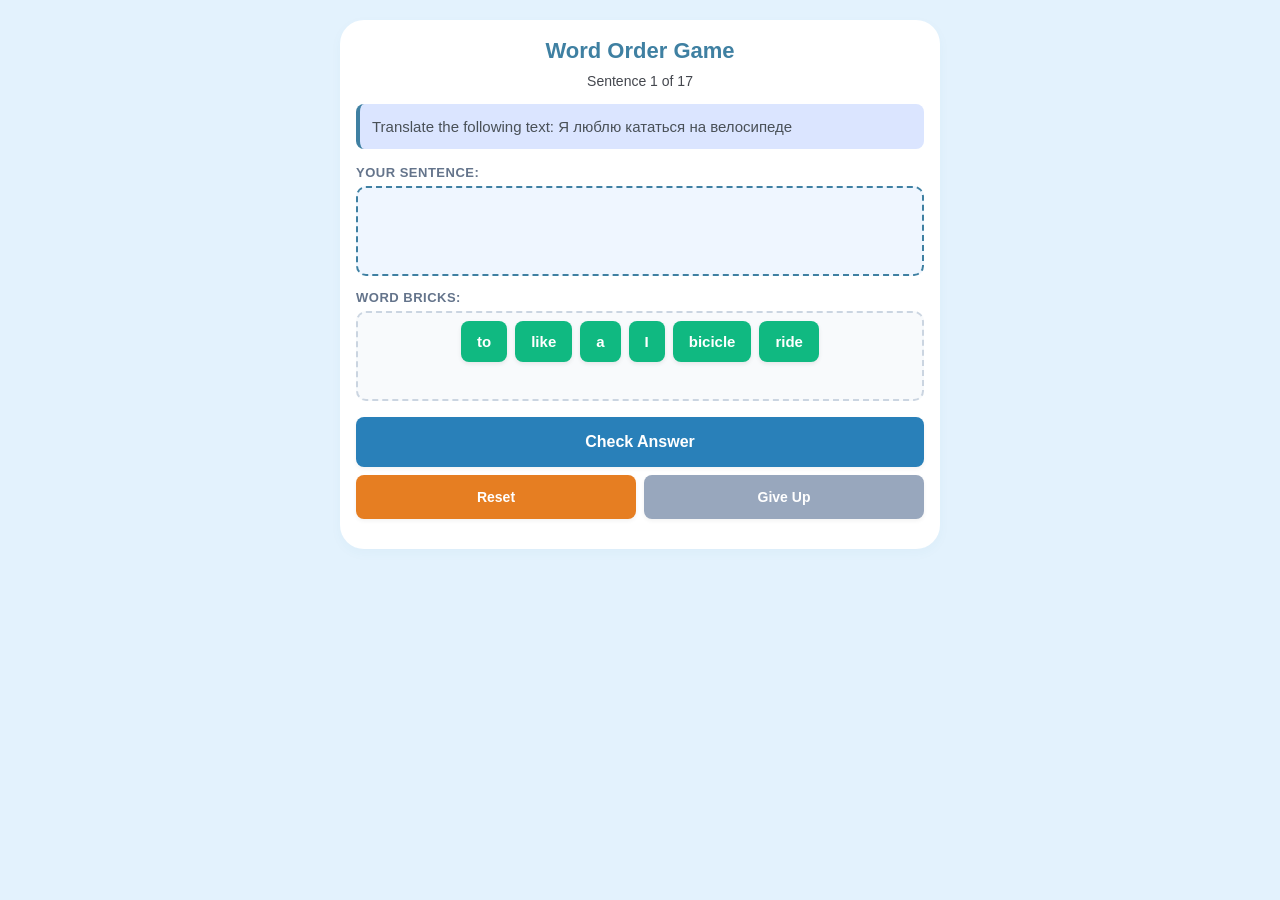
<file: class_1/word_order_game.html>
<!DOCTYPE html>
<html lang="en">
<head>
    <meta charset="UTF-8">
    <meta name="viewport" content="width=device-width, initial-scale=1.0, maximum-scale=1.0, user-scalable=no">
    <title>Word Order Game</title>
    <!-- Подключение файла с дизайн-токенами -->
    <link href="/class_1/theme.css" rel="stylesheet">
    <style>
        /* ===== БАЗОВЫЙ СБРОС (только для этого компонента) ===== */
        * {
            box-sizing: border-box;
            -webkit-tap-highlight-color: transparent;
            margin: 0;
            padding: 0;
        }
        
        /* ===== УНИКАЛЬНЫЕ СТИЛИ (сетка, отступы, геометрия — НЕ из темы) ===== */
        body {
            /* font-family: -apple-system, BlinkMacSystemFont, "Segoe UI", Roboto, Helvetica, Arial, sans-serif; */
            /* background-color: #f0f2f5; */
            padding: 12px;
            display: flex;
            flex-direction: column;
            align-items: center;
            min-height: 100vh;
            justify-content: flex-start;
        }

        /* Контейнер игры — использует .m3-card для базовых стилей */
        .game-container {
            padding: 16px;
            width: 100%;
            max-width: 600px;
            margin-top: 8px;
        }

        /* Заголовок — используем .m3-title */
        .game-container h1 {
            margin: 0 0 4px 0;
            text-align: center;
        }

        /* Прогресс — используем .m3-body */
        .progress {
            margin-bottom: 12px;
            text-align: center;
            font-weight: 500;
        }

        /* Блок перевода — уникальные отступы и рамка, цвет через var(--color-alert) */
        .translation-box {
            background-color: #dbe5ff;
            border-left: 4px solid var(--color-primary);
            padding: 12px;
            margin-bottom: 16px;
            border-radius: 8px;
            font-size: 15px;
            line-height: 1.4;
            font-weight: 500;
            color: #495057;
            text-align: left;
        }

        /* Поля для кирпичиков — уникальные отступы и стили */
        .field {
            border: 2px dashed #cbd5e1;
            border-radius: 10px;
            min-height: 90px;
            margin-bottom: 14px;
            padding: 8px;
            display: flex;
            flex-wrap: wrap;
            align-content: flex-start;
            justify-content: center;
            gap: 8px;
            background-color: #f8fafc;
        }

        .field-label {
            font-size: 13px;
            font-weight: 700;
            color: #64748b;
            margin-bottom: 6px;
            text-transform: uppercase;
            letter-spacing: 0.5px;
        }

        #target-field {
            border-color: var(--color-primary);
            background-color: #eff6ff;
        }

        /* Кирпичики — используют var(--color-success) для фона */
        .word-brick {
            /* background-color: var(--color-success); */
            background-color: #10b981;
            color: white;
            padding: 12px 16px;
            border-radius: 8px;
            cursor: pointer;
            font-weight: 600;
            font-size: 15px;
            user-select: none;
            box-shadow: 0 2px 4px rgba(0,0,0,0.08);
            transition: background-color 0.2s, transform 0.1s;
            max-width: 100%;
            word-break: break-word;
            text-align: center;
        }

        .word-brick:active {
            transform: scale(0.96);
            opacity: 0.9;
        }

        .word-brick.dragging {
            opacity: 0.4;
            background-color: #64748b;
        }

        .word-brick.wrong {
            /* background-color: var(--color-warning) !important; */
            background-color: #ef4444  !important;
            animation: shake 0.3s ease-in-out;
        }

        /* Панель кнопок управления — уникальная сетка */
        .controls {
            display: grid;
            grid-template-columns: 1fr 1fr;
            gap: 8px;
            margin-top: 16px;
        }

        button {
            color: white;
            border: none;
            padding: 14px 10px;
            font-size: 14px;
            border-radius: 8px;
            cursor: pointer;
            font-weight: 700;
            box-shadow: 0 2px 4px rgba(0,0,0,0.05);
            transition: opacity 0.2s;
            width: 100%;
        }

        button:active {
            opacity: 0.85;
        }

        /* Кнопки с использованием цветов из дизайн-системы */
        .btn-check {
            /* background-color: var(--color-primary); */
            background-color: #2980b9;
            grid-column: span 2;
            font-size: 16px;
            padding: 16px 10px;
        }
        .btn-giveup {
            /* background-color: var(--color-error); */
            background-color: #98a7bd;
        }
        .btn-next {
            /* background-color: var(--color-success); */
            background-color: #10b981;
            grid-column: span 2;
            font-size: 16px;
            padding: 16px 10px;
        }
        .btn-reset {
            background-color: #e67e22 ;
        }
        
        #result-message {
            margin-top: 14px;
            font-size: 20px;
            font-weight: 600;
            text-align: center;
            line-height: 1.4;
        }
        
        /* Цвета для сообщений — используем переменные */
        /* .success-text { color: var(--color-success); } */
        .success-text { color: #178568; }
        /* .error-text { color: var(--color-error); } */
        .error-text { color:#ef2a1f; }
        .info-text { color: var(--color-tertiary); }

        @keyframes shake {
            0%, 100% { transform: translateX(0); }
            25% { transform: translateX(-4px); }
            75% { transform: translateX(4px); }
        }
    </style>
</head>
<body>

<div class="game-container m3-card">
    <h1 class="m3-title">Word Order Game</h1>
    <div id="progress" class="progress m3-body" style="font-weight:500;">Sentence 1 of 4</div>
    
    <div id="translation" class="translation-box"></div>
    
    <div class="field-label">Your Sentence:</div>
    <div id="target-field" class="field"></div>
    
    <div class="field-label">Word Bricks:</div>
    <div id="source-field" class="field"></div>
    
    <div class="controls">
        <button class="btn-check" id="btn-check" onclick="checkResult()">Check Answer</button>
        <button class="btn-next" id="btn-next" onclick="nextSentence()" style="display: none;">Next Sentence ➔</button>
        <button class="btn-reset" onclick="resetCurrent()">Reset</button>
        <button class="btn-giveup" id="btn-giveup" onclick="giveUp()">Give Up</button>
    </div>
    
    <div id="result-message"></div>
</div>

<script>
    const sentences = [
 {
            en: "I like to ride a bicicle",
            ru: "Я люблю кататься на велосипеде"
        },
        {
            en: "I can see the sea. Can you see?",
            ru: "Я могу увидеть море. Ты можешь увидеть?"
        },
        {
            en: "I drink coffee in the morning.",
            ru: "Я пью кофе утром"
        },
        {
            en: "She reads a book every day.",
            ru: "Она читает книгу каждый день"
        },
        {
            en: "They live in a big house.",
            ru: "Они живут в большом доме"
        },
        {
            en: "He works at a hospital.",
            ru: "Он работает в больнице"
        },
        {
            en: "We eat dinner at seven o'clock.",
            ru: "Мы ужинаем в семь часов"
        },
        {
            en: "I have a cat and a dog.",
            ru: "У меня есть кошка и собака"
        },
        {
            en: "She speaks English very well.",
            ru: "Она говорит по-английски очень хорошо"
        },
        {
            en: "They go to school by bus.",
            ru: "Они ездят в школу на автобусе"
        },
        {
            en: "He plays football on Saturdays.",
            ru: "Он играет в футбол по субботам"
        },
        {
            en: "I do not like cold weather.",
            ru: "Я не люблю холодную погоду"
        },
        {
            en: "Do you understand this question?",
            ru: "Ты понимаешь этот вопрос?"
        },
        {
            en: "Does he drive a car?",
            ru: "Он водит машину?"
        },
        {
            en: "I am a teacher from Russia.",
            ru: "Я учитель из России"
        },
        {
            en: "This is my favourite song.",
            ru: "Это моя любимая песня"
        },
        {
            en: "She does not like spicy food.",
            ru: "Она не любит острую еду"
        }
    ];

    let currentIndex = 0;
    let currentWords = [];
    let isMoving = false;

    const sourceField = document.getElementById("source-field");
    const targetField = document.getElementById("target-field");
    const resultMessage = document.getElementById("result-message");
    const progressText = document.getElementById("progress");
    const translationText = document.getElementById("translation");
    const btnNext = document.getElementById("btn-next");
    const btnGiveUp = document.getElementById("btn-giveup");

    function shuffle(array) {
        let currentIndex = array.length, randomIndex;
        while (currentIndex != 0) {
            randomIndex = Math.floor(Math.random() * currentIndex);
            currentIndex--;
            [array[currentIndex], array[randomIndex]] = [array[randomIndex], array[currentIndex]];
        }
        return array;
    }

    function getDragAfterElement(container, x, y) {
        const draggableElements = [...container.querySelectorAll('.word-brick:not(.dragging)')];
        return draggableElements.reduce((closest, child) => {
            const box = child.getBoundingClientRect();
            const isInsideY = y >= box.top && y <= box.bottom;
            const offsetX = x - (box.left + box.width / 2);
            if (isInsideY && offsetX < 0 && offsetX > closest.offset) {
                return { offset: offsetX, element: child };
            } else {
                return closest;
            }
        }, { offset: Number.NEGATIVE_INFINITY }).element;
    }

    function setupDragAndDropHandlers(field) {
        field.addEventListener('dragover', e => {
            e.preventDefault();
            const draggingBrick = document.querySelector('.dragging');
            if (!draggingBrick) return;
            const afterElement = getDragAfterElement(field, e.clientX, e.clientY);
            if (afterElement == null) {
                field.appendChild(draggingBrick);
            } else {
                field.insertBefore(draggingBrick, afterElement);
            }
        });
    }

    function initGame() {
        sourceField.innerHTML = "";
        targetField.innerHTML = "";
        resultMessage.innerHTML = "";
        btnNext.style.display = "none";
        btnGiveUp.style.display = "inline-block";
        
        progressText.innerText = `Sentence ${currentIndex + 1} of ${sentences.length}`;
        translationText.innerText = `Translate the following text: ${sentences[currentIndex].ru}`;
        
        currentWords = sentences[currentIndex].en.split(" ");
        const shuffledWords = shuffle([...currentWords]);
        
        shuffledWords.forEach((word) => {
            const brick = document.createElement("div");
            brick.className = "word-brick";
            brick.draggable = true;
            brick.innerText = word;
            
            brick.onclick = function() {
                if (isMoving) return;
                clearHighlights();
                if (brick.parentElement === sourceField) {
                    targetField.appendChild(brick);
                } else {
                    sourceField.appendChild(brick);
                }
            };

            brick.addEventListener('dragstart', () => {
                brick.classList.add('dragging');
                clearHighlights();
            });
            brick.addEventListener('dragend', () => {
                brick.classList.remove('dragging');
            });

            brick.addEventListener('touchstart', (e) => {
                isMoving = false;
                brick.classList.add('dragging');
                clearHighlights();
            }, {passive: true});

            brick.addEventListener('touchmove', (e) => {
                isMoving = true;
                const touch = e.touches[0];
                const targetElement = document.elementFromPoint(touch.clientX, touch.clientY);
                if (!targetElement) return;
                const currentField = targetElement.closest('.field');
                if (currentField) {
                    const afterElement = getDragAfterElement(currentField, touch.clientX, touch.clientY);
                    if (afterElement == null) {
                        currentField.appendChild(brick);
                    } else {
                        currentField.insertBefore(brick, afterElement);
                    }
                }
            }, {passive: true});

            brick.addEventListener('touchend', () => {
                brick.classList.remove('dragging');
                setTimeout(() => { isMoving = false; }, 80);
            });
            
            sourceField.appendChild(brick);
        });
    }

    function clearHighlights() {
        Array.from(targetField.children).forEach(brick => brick.classList.remove("wrong"));
    }

    function checkResult() {
        clearHighlights();
        const targetBricks = Array.from(targetField.children);
        let hasError = false;
        
        for (let i = 0; i < targetBricks.length; i++) {
            if (targetBricks[i].innerText !== currentWords[i]) {
                hasError = true;
            }
            if (hasError) {
                targetBricks[i].classList.add("wrong");
            }
        }

        const userSentence = targetBricks.map(brick => brick.innerText).join(" ");
        const correctSentence = sentences[currentIndex].en;

        if (userSentence === correctSentence) {
            resultMessage.className = "success-text";
            resultMessage.innerText = "🎉 Excellent! Perfect order!";
            showNextButton();
        } else {
            resultMessage.className = "error-text";
            if (targetBricks.length < currentWords.length && !hasError) {
                resultMessage.innerText = "❌ So far so good, but the sentence is incomplete.";
            } else {
                resultMessage.innerText = "❌ Incorrect order. Red bricks are misplaced.";
            }
        }
    }

    function giveUp() {
        targetField.innerHTML = "";
        sourceField.innerHTML = "";
        
        currentWords.forEach(word => {
            const brick = document.createElement("div");
            brick.className = "word-brick";
            brick.innerText = word;
            targetField.appendChild(brick);
        });
        
        resultMessage.className = "info-text";

        if (currentIndex < sentences.length - 1) {
            resultMessage.innerText = "💡 Here is the correct answer. You can now move next.";
        } else {
            resultMessage.innerText = "💡 Here is the correct answer.";
        }

        showNextButton();
    }

    function showNextButton() {
        btnGiveUp.style.display = "none";
        if (currentIndex < sentences.length - 1) {
            btnNext.style.display = "inline-block";
        } else {
            resultMessage.innerHTML += "<br>🏁 All done! You finished every sentence!";
        }
    }

    function nextSentence() {
        if (currentIndex < sentences.length - 1) {
            currentIndex++;
        } else {
            currentIndex = 0;
        }
        initGame();
    }

    function resetCurrent() {
        initGame();
    }

    setupDragAndDropHandlers(targetField);
    setupDragAndDropHandlers(sourceField);
    initGame();
</script>

</body>
</html>
</file>
<file: class_1/theme.css>
/* ==========================================================================
   БАЗОВЫЕ ДИЗАЙН-ТОКЕНЫ И ЦВЕТА
   Совместимо с Material 3 AppColorScheme (Light Theme)
   ========================================================================== */

:root {
    /* ----- Базовые токены цветов ----- */
    --blue-80: #9ECAFF;
    --blue-40: #3F80A2;
    --text-secondary-40: #6C8A9E;
    --mint-40: #006B4F;
    --orange-40: #F57C00; /* Яркий оранжевый акцент */
    --light-background: #E3F2FD;
    --light-surface: #FFFFFF;

    /* ----- Семантическая карта цветов ----- */
    --color-primary: var(--blue-40);
    --color-secondary: var(--mint-40);
    --color-tertiary: var(--orange-40);
    --color-background: var(--light-background);
    --color-surface: var(--light-surface);
    --color-surface-variant: var(--light-surface);

    --color-primary-container: var(--blue-80);
    --color-secondary-container: var(--blue-80);
    --color-surface-container: var(--light-surface);

    --color-on-primary: #FFFFFF;
    --color-on-secondary: #FFFFFF;
    --color-on-background: var(--blue-40);
    --color-on-surface: var(--blue-40);
    --color-on-surface-variant: var(--text-secondary-40);

    --color-outline: #73777F;
    --color-outline-variant: #C3C6CF;

    /* ----- Токены статусных уведомлений ----- */
    --color-error: #B3261E;
    --color-on-error: #FFFFFF;
    --color-warning: #E65100;
    --color-on-warning: #FFFFFF;
    --color-alert: #0288D1;
    --color-on-alert: #FFFFFF;
    --color-success: #006B4F; /* Яркий зеленый */
    --color-on-success: #FFFFFF;
}

/* ==========================================================================
   ГЛОБАЛЬНЫЙ СБРОС ДЛЯ ТЕКСТА И ЭЛЕМЕНТОВ
   Убирает влияние на уникальную геометрию будущих сложных компонентов
   ========================================================================== */
* {
    margin: 0;
    padding: 0;
    box-sizing: border-box;
}

body {
    background-color: var(--color-background);
    color: var(--color-on-background);
    font-family: 'Comic Sans MS', 'Segoe UI', Helvetica, Arial, sans-serif;
    -webkit-font-smoothing: antialiased;
}

/* ==========================================================================
   ТИПОГРАФИКА И ЗАГОЛОВКИ (Единый стиль текста)
   ========================================================================== */
h1 {
    color: var(--color-on-surface);
    margin-bottom: 30px;
    text-align: center;
    font-size: 1.8rem;
    text-shadow: 1px 1px 2px rgba(255, 255, 255, 0.7);
}

.formal-font{
    font-family: 'Roboto', system-ui, -apple-system, sans-serif;
}

/* Крупные заголовки, названия экранов или карточек */
.m3-title {
    color: var(--color-on-surface);
    font-size: 22px;
    font-weight: 900;
    line-height: 1.4;
}

/* Маленькие надписи над заголовками, категории, подписи */
.m3-subtitle {
    color: var(--color-on-surface-variant);
    font-size: 11px;
    font-weight: 700;
    text-transform: uppercase;
    letter-spacing: 0.8px;
}

/* Стандартный текст описаний, списков и параграфов */
.m3-body {
    font-size: 14px;
    font-weight: 400;
    line-height: 1.5;
    color: #44474E; /* Нейтральный темный для M3 */
}

/* Текст внутри основных интерактивных кнопок */
.m3-btn-primary-text {
    color: var(--color-on-primary);
    font-size: 15px;
    font-weight: 700;
}

/* Ссылки (Уникальные, но поддерживающие общую гамму) */
.m3-link {
    color: var(--color-primary);
    text-decoration: none;
    font-weight: 500;
    transition: color 0.2s;
}
.m3-link:hover {
    color: var(--color-tertiary); /* При ховере подсвечивается оранжевым */
    text-decoration: underline;
}

/* ==========================================================================
   БАЗОВЫЕ КАРТОЧКИ И БЛОКИ (Только фон, скругление и тени)
   ========================================================================== */
.m3-card {
    background-color: var(--color-surface);
    color: var(--color-on-surface);
    border-radius: 24px; /* Фирменное крупное скругление Material 3 */
    box-shadow: 0 4px 12px rgba(63, 128, 162, 0.04);
    /* Внутренние padding и внешние margin здесь НЕ задаются, 
       так как они уникальны для каждого сложного компонента */
}

@media (max-width: 300px) {
  /* Укажите здесь ваши стили, например: */
  .container {
    width: 100%;
    padding: 5px;
  }
  
  .sidebar {
    display: none; /* Скрываем боковую панель на очень узких экранах */
  }
  
  body {
    font-size: 12px;
  }
}
</file>
